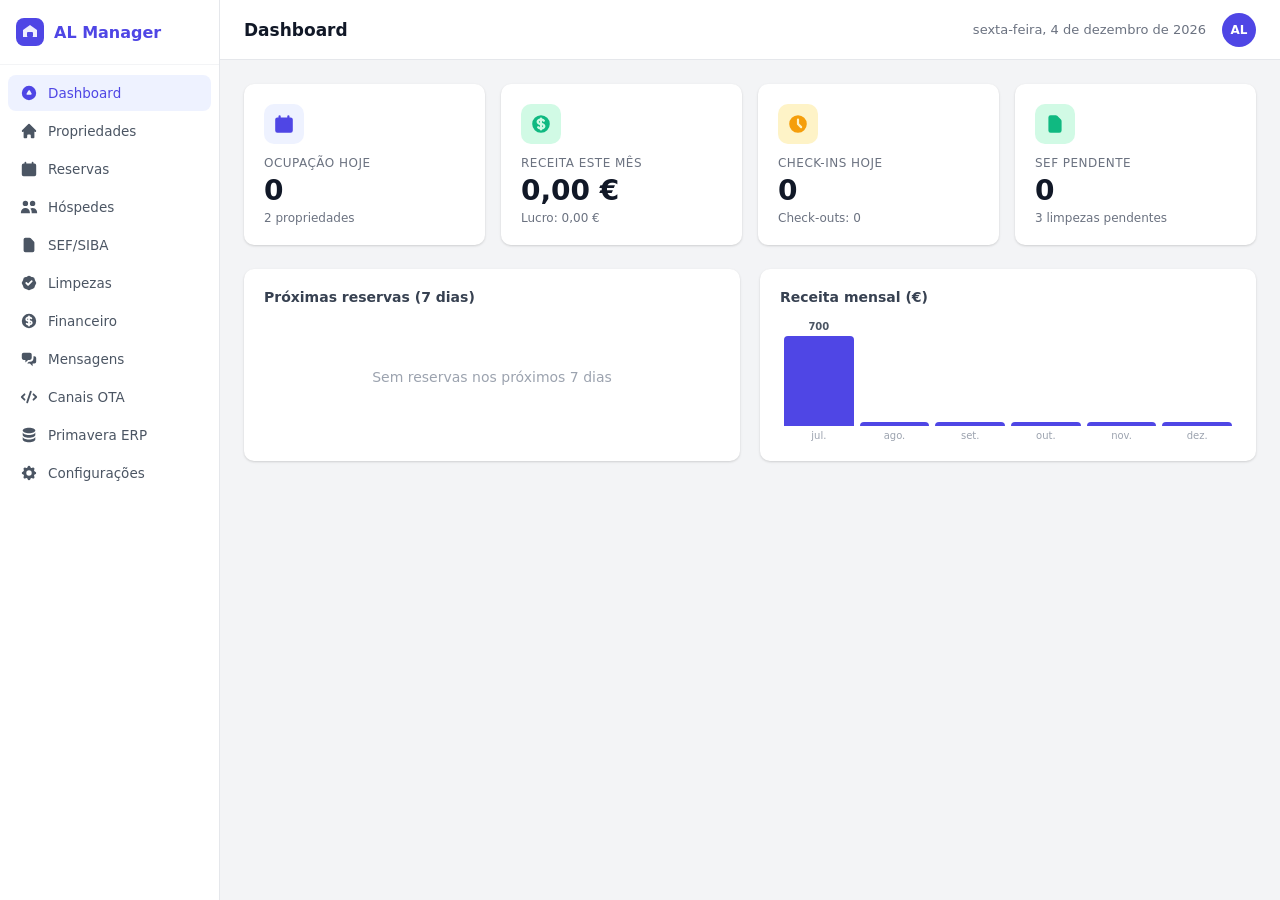
<file: index.html>
<!DOCTYPE html>
<html lang="pt">
<head>
<meta charset="UTF-8">
<meta name="viewport" content="width=device-width, initial-scale=1.0">
<title>AL Manager</title>
<link rel="stylesheet" href="style.css">
</head>
<body>
<div id="app">
  <!-- Sidebar -->
  <aside id="sidebar">
    <div class="logo">
      <svg width="28" height="28" viewBox="0 0 28 28" fill="none"><rect width="28" height="28" rx="8" fill="#4f46e5"/><path d="M7 19V12l7-5 7 5v7H7z" fill="white" fill-opacity="0.9"/><rect x="11" y="14" width="6" height="5" rx="1" fill="#4f46e5"/></svg>
      <span>AL Manager</span>
    </div>
    <nav>
      <a href="#" class="nav-item active" data-section="dashboard">
        <svg viewBox="0 0 20 20" fill="currentColor"><path d="M2 10a8 8 0 1116 0 8 8 0 01-16 0zm8-3a1 1 0 00-.867.5l-2 3.5A1 1 0 008 12h4a1 1 0 00.867-1.5l-2-3.5A1 1 0 0010 7z"/></svg>
        Dashboard
      </a>
      <a href="#" class="nav-item" data-section="properties">
        <svg viewBox="0 0 20 20" fill="currentColor"><path d="M10.707 2.293a1 1 0 00-1.414 0l-7 7a1 1 0 001.414 1.414L4 10.414V17a1 1 0 001 1h2a1 1 0 001-1v-2a1 1 0 011-1h2a1 1 0 011 1v2a1 1 0 001 1h2a1 1 0 001-1v-6.586l.293.293a1 1 0 001.414-1.414l-7-7z"/></svg>
        Propriedades
      </a>
      <a href="#" class="nav-item" data-section="reservations">
        <svg viewBox="0 0 20 20" fill="currentColor"><path d="M6 2a1 1 0 00-1 1v1H4a2 2 0 00-2 2v10a2 2 0 002 2h12a2 2 0 002-2V6a2 2 0 00-2-2h-1V3a1 1 0 10-2 0v1H7V3a1 1 0 00-1-1zm0 5a1 1 0 000 2h8a1 1 0 100-2H6z"/></svg>
        Reservas
      </a>
      <a href="#" class="nav-item" data-section="guests">
        <svg viewBox="0 0 20 20" fill="currentColor"><path d="M9 6a3 3 0 11-6 0 3 3 0 016 0zM17 6a3 3 0 11-6 0 3 3 0 016 0zM12.93 17c.046-.327.07-.66.07-1a6.97 6.97 0 00-1.5-4.33A5 5 0 0119 16v1h-6.07zM6 11a5 5 0 015 5v1H1v-1a5 5 0 015-5z"/></svg>
        Hóspedes
      </a>
      <a href="#" class="nav-item" data-section="sef">
        <svg viewBox="0 0 20 20" fill="currentColor"><path fill-rule="evenodd" d="M4 4a2 2 0 012-2h4.586A2 2 0 0112 2.586L15.414 6A2 2 0 0116 7.414V16a2 2 0 01-2 2H6a2 2 0 01-2-2V4z" clip-rule="evenodd"/></svg>
        SEF/SIBA
      </a>
      <a href="#" class="nav-item" data-section="cleaning">
        <svg viewBox="0 0 20 20" fill="currentColor"><path fill-rule="evenodd" d="M6.267 3.455a3.066 3.066 0 001.745-.723 3.066 3.066 0 013.976 0 3.066 3.066 0 001.745.723 3.066 3.066 0 012.812 2.812c.051.643.304 1.254.723 1.745a3.066 3.066 0 010 3.976 3.066 3.066 0 00-.723 1.745 3.066 3.066 0 01-2.812 2.812 3.066 3.066 0 00-1.745.723 3.066 3.066 0 01-3.976 0 3.066 3.066 0 00-1.745-.723 3.066 3.066 0 01-2.812-2.812 3.066 3.066 0 00-.723-1.745 3.066 3.066 0 010-3.976 3.066 3.066 0 00.723-1.745 3.066 3.066 0 012.812-2.812zm7.44 5.252a1 1 0 00-1.414-1.414L9 10.586 7.707 9.293a1 1 0 00-1.414 1.414l2 2a1 1 0 001.414 0l4-4z" clip-rule="evenodd"/></svg>
        Limpezas
      </a>
      <a href="#" class="nav-item" data-section="financial">
        <svg viewBox="0 0 20 20" fill="currentColor"><path d="M8.433 7.418c.155-.103.346-.196.567-.267v1.698a2.305 2.305 0 01-.567-.267C8.07 8.34 8 8.114 8 8c0-.114.07-.34.433-.582zM11 12.849v-1.698c.22.071.412.164.567.267.364.243.433.468.433.582 0 .114-.07.34-.433.582a2.305 2.305 0 01-.567.267z"/><path fill-rule="evenodd" d="M10 18a8 8 0 100-16 8 8 0 000 16zm1-13a1 1 0 10-2 0v.092a4.535 4.535 0 00-1.676.662C6.602 6.234 6 7.009 6 8c0 .99.602 1.765 1.324 2.246.48.32 1.054.545 1.676.662v1.941c-.391-.127-.68-.317-.843-.504a1 1 0 10-1.51 1.31c.562.649 1.413 1.077 2.353 1.253V15a1 1 0 102 0v-.092a4.535 4.535 0 001.676-.662C13.398 13.766 14 12.991 14 12c0-.99-.602-1.765-1.324-2.246A4.535 4.535 0 0011 9.092V7.151c.391.127.68.317.843.504a1 1 0 101.511-1.31c-.563-.649-1.413-1.077-2.354-1.253V5z" clip-rule="evenodd"/></svg>
        Financeiro
      </a>
      <a href="#" class="nav-item" data-section="messages">
        <svg viewBox="0 0 20 20" fill="currentColor"><path d="M2 5a2 2 0 012-2h7a2 2 0 012 2v4a2 2 0 01-2 2H9l-3 3v-3H4a2 2 0 01-2-2V5z"/><path d="M15 7v2a4 4 0 01-4 4H9.828l-1.766 1.767c.28.149.599.233.938.233h2l3 3v-3h2a2 2 0 002-2V9a2 2 0 00-2-2h-1z"/></svg>
        Mensagens
      </a>
      <a href="#" class="nav-item" data-section="ota">
        <svg viewBox="0 0 20 20" fill="currentColor"><path fill-rule="evenodd" d="M12.316 3.051a1 1 0 01.633 1.265l-4 12a1 1 0 11-1.898-.632l4-12a1 1 0 011.265-.633zM5.707 6.293a1 1 0 010 1.414L3.414 10l2.293 2.293a1 1 0 11-1.414 1.414l-3-3a1 1 0 010-1.414l3-3a1 1 0 011.414 0zm8.586 0a1 1 0 011.414 0l3 3a1 1 0 010 1.414l-3 3a1 1 0 11-1.414-1.414L16.586 10l-2.293-2.293a1 1 0 010-1.414z" clip-rule="evenodd"/></svg>
        Canais OTA
      </a>
      <a href="#" class="nav-item" data-section="erp">
        <svg viewBox="0 0 20 20" fill="currentColor"><path d="M3 12v3c0 1.657 3.134 3 7 3s7-1.343 7-3v-3c0 1.657-3.134 3-7 3s-7-1.343-7-3z"/><path d="M3 7v3c0 1.657 3.134 3 7 3s7-1.343 7-3V7c0 1.657-3.134 3-7 3S3 8.657 3 7z"/><path d="M17 5c0 1.657-3.134 3-7 3S3 6.657 3 5s3.134-3 7-3 7 1.343 7 3z"/></svg>
        Primavera ERP
      </a>
      <a href="#" class="nav-item" data-section="settings">
        <svg viewBox="0 0 20 20" fill="currentColor"><path fill-rule="evenodd" d="M11.49 3.17c-.38-1.56-2.6-1.56-2.98 0a1.532 1.532 0 01-2.286.948c-1.372-.836-2.942.734-2.106 2.106.54.886.061 2.042-.947 2.287-1.561.379-1.561 2.6 0 2.978a1.532 1.532 0 01.947 2.287c-.836 1.372.734 2.942 2.106 2.106a1.532 1.532 0 012.287.947c.379 1.561 2.6 1.561 2.978 0a1.533 1.533 0 012.287-.947c1.372.836 2.942-.734 2.106-2.106a1.533 1.533 0 01.947-2.287c1.561-.379 1.561-2.6 0-2.978a1.532 1.532 0 01-.947-2.287c.836-1.372-.734-2.942-2.106-2.106a1.532 1.532 0 01-2.287-.947zM10 13a3 3 0 100-6 3 3 0 000 6z" clip-rule="evenodd"/></svg>
        Configurações
      </a>
    </nav>
  </aside>

  <!-- Main -->
  <main id="main">
    <header id="topbar">
      <div id="section-title">Dashboard</div>
      <div class="topbar-right">
        <span id="today-date"></span>
        <div class="avatar">AL</div>
      </div>
    </header>

    <div id="content">
      <!-- Sections injected by JS -->
    </div>
  </main>
</div>

<!-- Modals -->
<div id="modal-overlay" class="hidden">
  <div id="modal-box">
    <div id="modal-header">
      <h3 id="modal-title"></h3>
      <button id="modal-close">&times;</button>
    </div>
    <div id="modal-body"></div>
  </div>
</div>

<div id="toast" class="hidden"></div>

<script src="data.js"></script>
<script src="utils.js"></script>
<script src="sections/dashboard.js"></script>
<script src="sections/properties.js"></script>
<script src="sections/reservations.js"></script>
<script src="sections/guests.js"></script>
<script src="sections/sef.js"></script>
<script src="sections/cleaning.js"></script>
<script src="sections/financial.js"></script>
<script src="sections/messages.js"></script>
<script src="sections/ota.js"></script>
<script src="sections/erp.js"></script>
<script src="sections/settings.js"></script>
<script src="app.js"></script>
</body>
</html>
</file>
<file: style.css>
*, *::before, *::after { box-sizing: border-box; margin: 0; padding: 0; }

:root {
  --primary: #4f46e5;
  --primary-light: #eef2ff;
  --primary-dark: #3730a3;
  --success: #10b981;
  --warning: #f59e0b;
  --danger: #ef4444;
  --gray-50: #f9fafb;
  --gray-100: #f3f4f6;
  --gray-200: #e5e7eb;
  --gray-300: #d1d5db;
  --gray-400: #9ca3af;
  --gray-500: #6b7280;
  --gray-600: #4b5563;
  --gray-700: #374151;
  --gray-800: #1f2937;
  --gray-900: #111827;
  --sidebar-w: 220px;
  --topbar-h: 60px;
  --radius: 10px;
  --shadow: 0 1px 3px rgba(0,0,0,.1), 0 1px 2px rgba(0,0,0,.06);
  --shadow-md: 0 4px 6px rgba(0,0,0,.07), 0 2px 4px rgba(0,0,0,.06);
}

body { font-family: 'Segoe UI', system-ui, sans-serif; background: var(--gray-100); color: var(--gray-800); }

#app { display: flex; height: 100vh; overflow: hidden; }

/* SIDEBAR */
#sidebar {
  width: var(--sidebar-w); background: white; border-right: 1px solid var(--gray-200);
  display: flex; flex-direction: column; flex-shrink: 0; overflow-y: auto;
}
.logo { display: flex; align-items: center; gap: 10px; padding: 18px 16px; font-weight: 700; font-size: 16px; color: var(--primary); border-bottom: 1px solid var(--gray-100); }
nav { padding: 10px 8px; display: flex; flex-direction: column; gap: 2px; }
.nav-item {
  display: flex; align-items: center; gap: 10px; padding: 9px 12px; border-radius: 8px;
  text-decoration: none; color: var(--gray-600); font-size: 13.5px; font-weight: 500; transition: all .15s;
}
.nav-item svg { width: 18px; height: 18px; flex-shrink: 0; }
.nav-item:hover { background: var(--gray-100); color: var(--gray-900); }
.nav-item.active { background: var(--primary-light); color: var(--primary); }

/* MAIN */
#main { flex: 1; display: flex; flex-direction: column; overflow: hidden; }
#topbar {
  height: var(--topbar-h); background: white; border-bottom: 1px solid var(--gray-200);
  display: flex; align-items: center; justify-content: space-between; padding: 0 24px; flex-shrink: 0;
}
#section-title { font-size: 17px; font-weight: 700; color: var(--gray-900); }
.topbar-right { display: flex; align-items: center; gap: 16px; }
#today-date { font-size: 13px; color: var(--gray-500); }
.avatar { width: 34px; height: 34px; border-radius: 50%; background: var(--primary); color: white; display: flex; align-items: center; justify-content: center; font-size: 12px; font-weight: 700; }

#content { flex: 1; overflow-y: auto; padding: 24px; }

/* CARDS */
.card { background: white; border-radius: var(--radius); box-shadow: var(--shadow); padding: 20px; }
.card-title { font-size: 14px; font-weight: 600; color: var(--gray-700); margin-bottom: 4px; }

/* STAT CARDS */
.stats-grid { display: grid; grid-template-columns: repeat(auto-fit, minmax(180px, 1fr)); gap: 16px; margin-bottom: 24px; }
.stat-card { background: white; border-radius: var(--radius); box-shadow: var(--shadow); padding: 20px; }
.stat-label { font-size: 12px; color: var(--gray-500); font-weight: 500; text-transform: uppercase; letter-spacing: .04em; }
.stat-value { font-size: 28px; font-weight: 700; color: var(--gray-900); margin: 4px 0; }
.stat-sub { font-size: 12px; color: var(--gray-500); }
.stat-icon { width: 40px; height: 40px; border-radius: 10px; display: flex; align-items: center; justify-content: center; margin-bottom: 12px; }
.stat-icon svg { width: 22px; height: 22px; }
.stat-icon.indigo { background: #eef2ff; color: var(--primary); }
.stat-icon.green { background: #d1fae5; color: var(--success); }
.stat-icon.amber { background: #fef3c7; color: var(--warning); }
.stat-icon.red { background: #fee2e2; color: var(--danger); }

/* TABLES */
.table-wrap { overflow-x: auto; }
table { width: 100%; border-collapse: collapse; font-size: 13.5px; }
th { text-align: left; padding: 10px 14px; font-size: 11.5px; font-weight: 600; color: var(--gray-500); text-transform: uppercase; letter-spacing: .04em; border-bottom: 1px solid var(--gray-200); background: var(--gray-50); }
td { padding: 12px 14px; border-bottom: 1px solid var(--gray-100); vertical-align: middle; }
tr:last-child td { border-bottom: none; }
tr:hover td { background: var(--gray-50); }

/* BADGES */
.badge { display: inline-flex; align-items: center; gap: 5px; padding: 3px 10px; border-radius: 20px; font-size: 11.5px; font-weight: 600; }
.badge-green { background: #d1fae5; color: #065f46; }
.badge-amber { background: #fef3c7; color: #92400e; }
.badge-red { background: #fee2e2; color: #991b1b; }
.badge-blue { background: #dbeafe; color: #1e40af; }
.badge-gray { background: var(--gray-100); color: var(--gray-600); }
.badge-purple { background: #ede9fe; color: #5b21b6; }

/* BUTTONS */
.btn { display: inline-flex; align-items: center; gap: 6px; padding: 8px 16px; border-radius: 8px; font-size: 13.5px; font-weight: 600; cursor: pointer; border: none; transition: all .15s; }
.btn svg { width: 16px; height: 16px; }
.btn-primary { background: var(--primary); color: white; }
.btn-primary:hover { background: var(--primary-dark); }
.btn-secondary { background: var(--gray-100); color: var(--gray-700); }
.btn-secondary:hover { background: var(--gray-200); }
.btn-success { background: var(--success); color: white; }
.btn-danger { background: var(--danger); color: white; }
.btn-sm { padding: 5px 12px; font-size: 12.5px; }
.btn-outline { background: white; border: 1px solid var(--gray-200); color: var(--gray-700); }
.btn-outline:hover { border-color: var(--gray-300); background: var(--gray-50); }

/* SECTION HEADER */
.section-header { display: flex; align-items: center; justify-content: space-between; margin-bottom: 20px; }
.section-header h2 { font-size: 18px; font-weight: 700; }

/* GRID LAYOUTS */
.grid-2 { display: grid; grid-template-columns: 1fr 1fr; gap: 20px; }
.grid-3 { display: grid; grid-template-columns: 1fr 1fr 1fr; gap: 16px; }

/* FORMS */
.form-group { margin-bottom: 16px; }
label { display: block; font-size: 13px; font-weight: 600; color: var(--gray-700); margin-bottom: 5px; }
input, select, textarea {
  width: 100%; padding: 9px 12px; border: 1px solid var(--gray-300); border-radius: 8px;
  font-size: 13.5px; color: var(--gray-800); background: white; transition: border .15s;
}
input:focus, select:focus, textarea:focus { outline: none; border-color: var(--primary); box-shadow: 0 0 0 3px rgba(79,70,229,.1); }
textarea { resize: vertical; min-height: 80px; }
.form-row { display: grid; grid-template-columns: 1fr 1fr; gap: 12px; }
.form-actions { display: flex; gap: 10px; justify-content: flex-end; margin-top: 8px; }

/* MODAL */
#modal-overlay {
  position: fixed; inset: 0; background: rgba(0,0,0,.4); z-index: 1000;
  display: flex; align-items: center; justify-content: center;
}
#modal-overlay.hidden { display: none; }
#modal-box {
  background: white; border-radius: 14px; box-shadow: 0 20px 60px rgba(0,0,0,.2);
  width: 90%; max-width: 580px; max-height: 88vh; overflow-y: auto;
}
#modal-header { display: flex; align-items: center; justify-content: space-between; padding: 20px 24px; border-bottom: 1px solid var(--gray-200); }
#modal-title { font-size: 16px; font-weight: 700; }
#modal-close { background: none; border: none; font-size: 22px; cursor: pointer; color: var(--gray-400); line-height: 1; }
#modal-close:hover { color: var(--gray-700); }
#modal-body { padding: 24px; }

/* TOAST */
#toast {
  position: fixed; bottom: 24px; right: 24px; background: var(--gray-900); color: white;
  padding: 12px 20px; border-radius: 10px; font-size: 13.5px; font-weight: 500;
  z-index: 2000; box-shadow: var(--shadow-md); animation: slideup .25s ease;
}
#toast.hidden { display: none; }
@keyframes slideup { from { opacity:0; transform: translateY(12px); } to { opacity:1; transform: none; } }

/* CALENDAR */
.calendar-grid { display: grid; grid-template-columns: repeat(7, 1fr); gap: 1px; background: var(--gray-200); border-radius: 8px; overflow: hidden; }
.cal-day-header { background: var(--gray-100); padding: 8px; text-align: center; font-size: 11px; font-weight: 700; color: var(--gray-500); text-transform: uppercase; }
.cal-day { background: white; padding: 6px; min-height: 80px; position: relative; }
.cal-day.other-month { background: var(--gray-50); }
.cal-day.today { background: var(--primary-light); }
.cal-day-num { font-size: 12px; font-weight: 600; color: var(--gray-600); margin-bottom: 2px; }
.cal-day.today .cal-day-num { color: var(--primary); font-weight: 800; }
.cal-event { font-size: 10.5px; padding: 1px 5px; border-radius: 4px; margin-bottom: 1px; white-space: nowrap; overflow: hidden; text-overflow: ellipsis; cursor: pointer; }
.cal-event.airbnb { background: #ffe4e6; color: #9f1239; }
.cal-event.booking { background: #dbeafe; color: #1e40af; }
.cal-event.direct { background: #d1fae5; color: #065f46; }
.cal-event.livvi { background: #ede9fe; color: #5b21b6; }

/* TIMELINE */
.timeline { position: relative; padding-left: 24px; }
.timeline::before { content:''; position: absolute; left: 8px; top: 0; bottom: 0; width: 2px; background: var(--gray-200); }
.tl-item { position: relative; margin-bottom: 16px; }
.tl-dot { position: absolute; left: -24px; top: 4px; width: 14px; height: 14px; border-radius: 50%; border: 2px solid white; }
.tl-dot.green { background: var(--success); }
.tl-dot.amber { background: var(--warning); }
.tl-dot.red { background: var(--danger); }
.tl-dot.blue { background: var(--primary); }
.tl-label { font-size: 12px; color: var(--gray-500); }
.tl-text { font-size: 13.5px; font-weight: 500; }

/* PROPERTY CARD */
.property-cards { display: grid; grid-template-columns: repeat(auto-fill, minmax(260px, 1fr)); gap: 18px; }
.prop-card { background: white; border-radius: var(--radius); box-shadow: var(--shadow); overflow: hidden; }
.prop-img { height: 130px; background: linear-gradient(135deg, #667eea 0%, #764ba2 100%); display: flex; align-items: center; justify-content: center; position: relative; }
.prop-img svg { width: 48px; height: 48px; color: white; opacity: .7; }
.prop-platform-badge { position: absolute; top: 8px; right: 8px; background: white; border-radius: 6px; padding: 2px 8px; font-size: 11px; font-weight: 700; color: var(--primary); }
.prop-body { padding: 16px; }
.prop-name { font-size: 15px; font-weight: 700; margin-bottom: 4px; }
.prop-addr { font-size: 12.5px; color: var(--gray-500); margin-bottom: 12px; }
.prop-meta { display: flex; gap: 12px; font-size: 12px; color: var(--gray-600); }
.prop-meta span { display: flex; align-items: center; gap: 4px; }
.prop-footer { padding: 12px 16px; border-top: 1px solid var(--gray-100); display: flex; justify-content: space-between; align-items: center; }

/* GUEST CARD */
.guest-flag { font-size: 18px; }

/* OTA */
.ota-card { display: flex; align-items: center; gap: 16px; padding: 16px; border: 1px solid var(--gray-200); border-radius: 10px; margin-bottom: 12px; }
.ota-logo { width: 48px; height: 48px; border-radius: 10px; display: flex; align-items: center; justify-content: center; font-weight: 800; font-size: 14px; }
.ota-logo.airbnb { background: #ffe4e6; color: #e11d48; }
.ota-logo.booking { background: #dbeafe; color: #1d4ed8; }
.ota-logo.livvi { background: #ede9fe; color: #7c3aed; }
.ota-info { flex: 1; }
.ota-name { font-weight: 700; font-size: 14px; }
.ota-status { font-size: 12px; color: var(--gray-500); }
.ota-actions { display: flex; gap: 8px; }

/* CLEANING */
.task-item { display: flex; align-items: center; gap: 12px; padding: 12px 0; border-bottom: 1px solid var(--gray-100); }
.task-item:last-child { border-bottom: none; }
.task-check { width: 20px; height: 20px; border-radius: 50%; border: 2px solid var(--gray-300); cursor: pointer; display: flex; align-items: center; justify-content: center; flex-shrink: 0; transition: all .15s; }
.task-check.done { background: var(--success); border-color: var(--success); }
.task-check.done::after { content: '✓'; color: white; font-size: 11px; font-weight: 700; }
.task-info { flex: 1; }
.task-name { font-size: 13.5px; font-weight: 600; }
.task-name.done { text-decoration: line-through; color: var(--gray-400); }
.task-meta { font-size: 12px; color: var(--gray-500); }
.task-priority { width: 8px; height: 8px; border-radius: 50%; flex-shrink: 0; }
.task-priority.high { background: var(--danger); }
.task-priority.medium { background: var(--warning); }
.task-priority.low { background: var(--success); }

/* CHART BAR */
.bar-chart { display: flex; align-items: flex-end; gap: 6px; height: 120px; padding: 0 4px; }
.bar-wrap { flex: 1; display: flex; flex-direction: column; align-items: center; gap: 4px; height: 100%; justify-content: flex-end; }
.bar { width: 100%; background: var(--primary); border-radius: 4px 4px 0 0; min-height: 4px; transition: height .4s ease; }
.bar-label { font-size: 10px; color: var(--gray-400); white-space: nowrap; }
.bar-val { font-size: 10px; color: var(--gray-600); font-weight: 600; }

/* TABS */
.tabs { display: flex; gap: 4px; border-bottom: 1px solid var(--gray-200); margin-bottom: 20px; }
.tab { padding: 9px 16px; font-size: 13.5px; font-weight: 600; color: var(--gray-500); cursor: pointer; border-bottom: 2px solid transparent; margin-bottom: -1px; transition: all .15s; }
.tab.active { color: var(--primary); border-bottom-color: var(--primary); }
.tab:hover:not(.active) { color: var(--gray-700); }

/* SEARCH */
.search-bar { display: flex; gap: 10px; margin-bottom: 16px; }
.search-bar input { flex: 1; }

/* SEF */
.sef-table td.required { color: var(--danger); font-weight: 700; }
.sef-table td.ok { color: var(--success); font-weight: 700; }

/* FINANCIAL */
.fin-summary { display: grid; grid-template-columns: repeat(3, 1fr); gap: 16px; margin-bottom: 20px; }
.fin-box { text-align: center; padding: 16px; background: var(--gray-50); border-radius: 10px; }
.fin-box .amount { font-size: 22px; font-weight: 800; }
.fin-box .fin-label { font-size: 12px; color: var(--gray-500); margin-top: 2px; }
.amount.income { color: var(--success); }
.amount.expense { color: var(--danger); }
.amount.profit { color: var(--primary); }

/* ERP */
.erp-field-map { display: grid; grid-template-columns: 1fr auto 1fr; gap: 8px; align-items: center; margin-bottom: 8px; font-size: 13px; }
.erp-arrow { color: var(--gray-400); text-align: center; }

/* EMPTY STATE */
.empty-state { text-align: center; padding: 48px 20px; color: var(--gray-400); }
.empty-state svg { width: 48px; height: 48px; margin: 0 auto 12px; display: block; }
.empty-state p { font-size: 14px; }

/* UTILS */
.text-right { text-align: right; }
.text-center { text-align: center; }
.mt-4 { margin-top: 16px; }
.mb-4 { margin-bottom: 16px; }
.flex { display: flex; }
.items-center { align-items: center; }
.gap-2 { gap: 8px; }
.gap-3 { gap: 12px; }
.justify-between { justify-content: space-between; }
.fw-700 { font-weight: 700; }
.text-sm { font-size: 12.5px; }
.text-gray { color: var(--gray-500); }
.w-full { width: 100%; }
</file>
